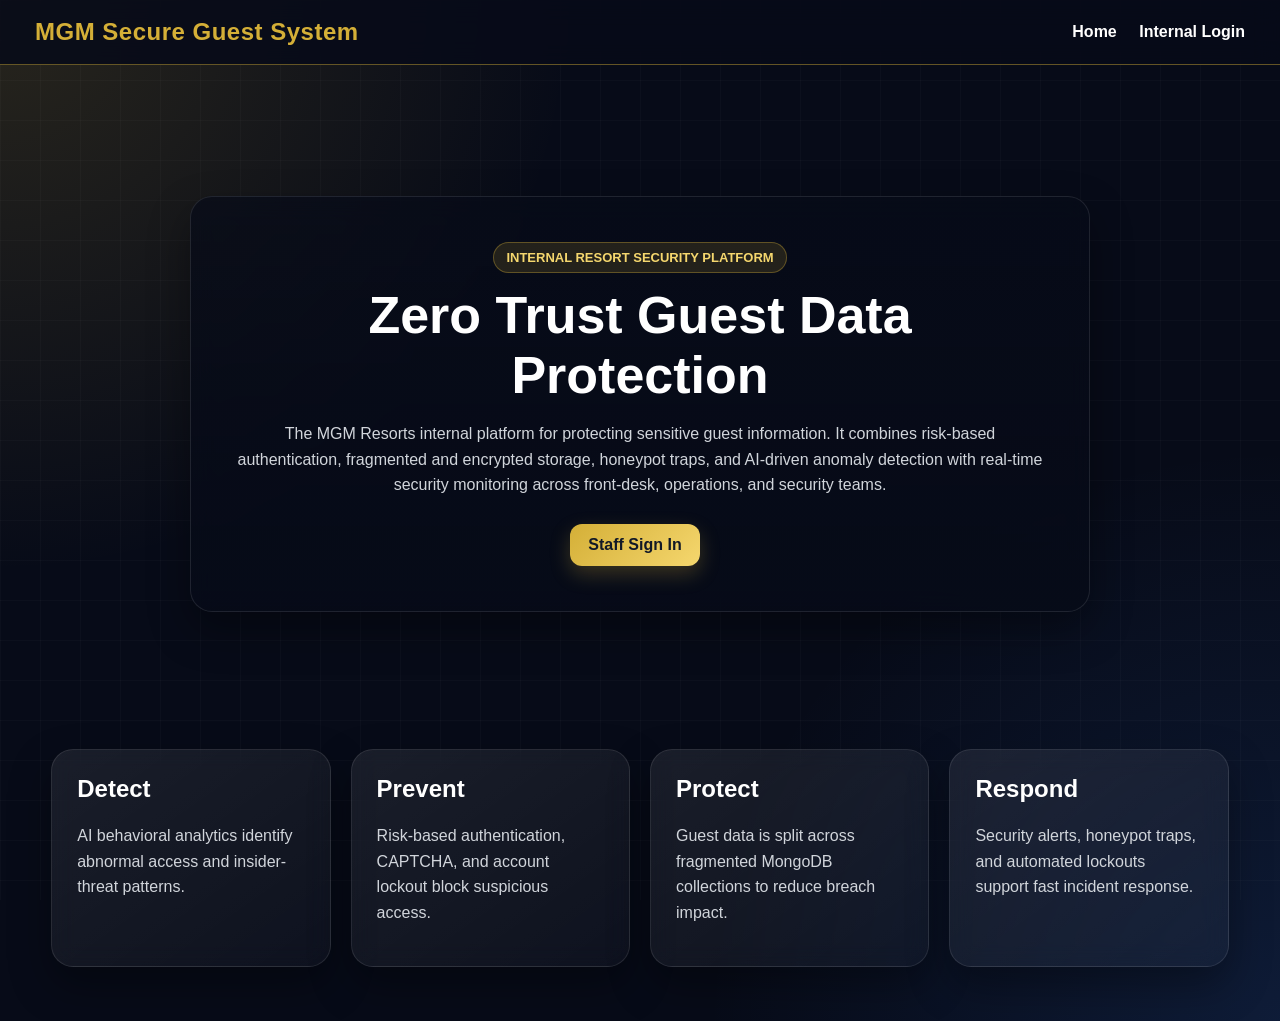
<file: templates/index.html>
<!DOCTYPE html>
<html>
<head>
<title>MGM Secure Guest System</title>
<link rel="stylesheet" href="/static/style.css">
</head>
<body>

<div class="navbar">
<div class="logo">MGM Secure Guest System</div>
<div>
<a href="/">Home</a>
<a href="/login">Internal Login</a>
</div>
</div>

<div class="container">

<div class="hero-panel">

<div class="card hero-card" style="background-image:linear-gradient(rgba(7,11,24,0.72),rgba(7,11,24,0.92)),url('https://images.unsplash.com/photo-1566073771259-6a8506099945?auto=format&fit=crop&w=1600&q=80');background-size:cover;background-position:center;">

<span class="badge">INTERNAL RESORT SECURITY PLATFORM</span>

<h1 class="hero-title">Zero Trust Guest Data Protection</h1>

<p>
The MGM Resorts internal platform for protecting sensitive guest information.
It combines risk-based authentication, fragmented and encrypted storage,
honeypot traps, and AI-driven anomaly detection with real-time security
monitoring across front-desk, operations, and security teams.
</p>

<a href="/login" class="btn">Staff Sign In</a>

</div>

</div>

<div class="grid">

<div class="card">
<h2>Detect</h2>
<p>AI behavioral analytics identify abnormal access and insider-threat patterns.</p>
</div>

<div class="card">
<h2>Prevent</h2>
<p>Risk-based authentication, CAPTCHA, and account lockout block suspicious access.</p>
</div>

<div class="card">
<h2>Protect</h2>
<p>Guest data is split across fragmented MongoDB collections to reduce breach impact.</p>
</div>

<div class="card">
<h2>Respond</h2>
<p>Security alerts, honeypot traps, and automated lockouts support fast incident response.</p>
</div>

</div>

</div>

</body>
</html>
</file>
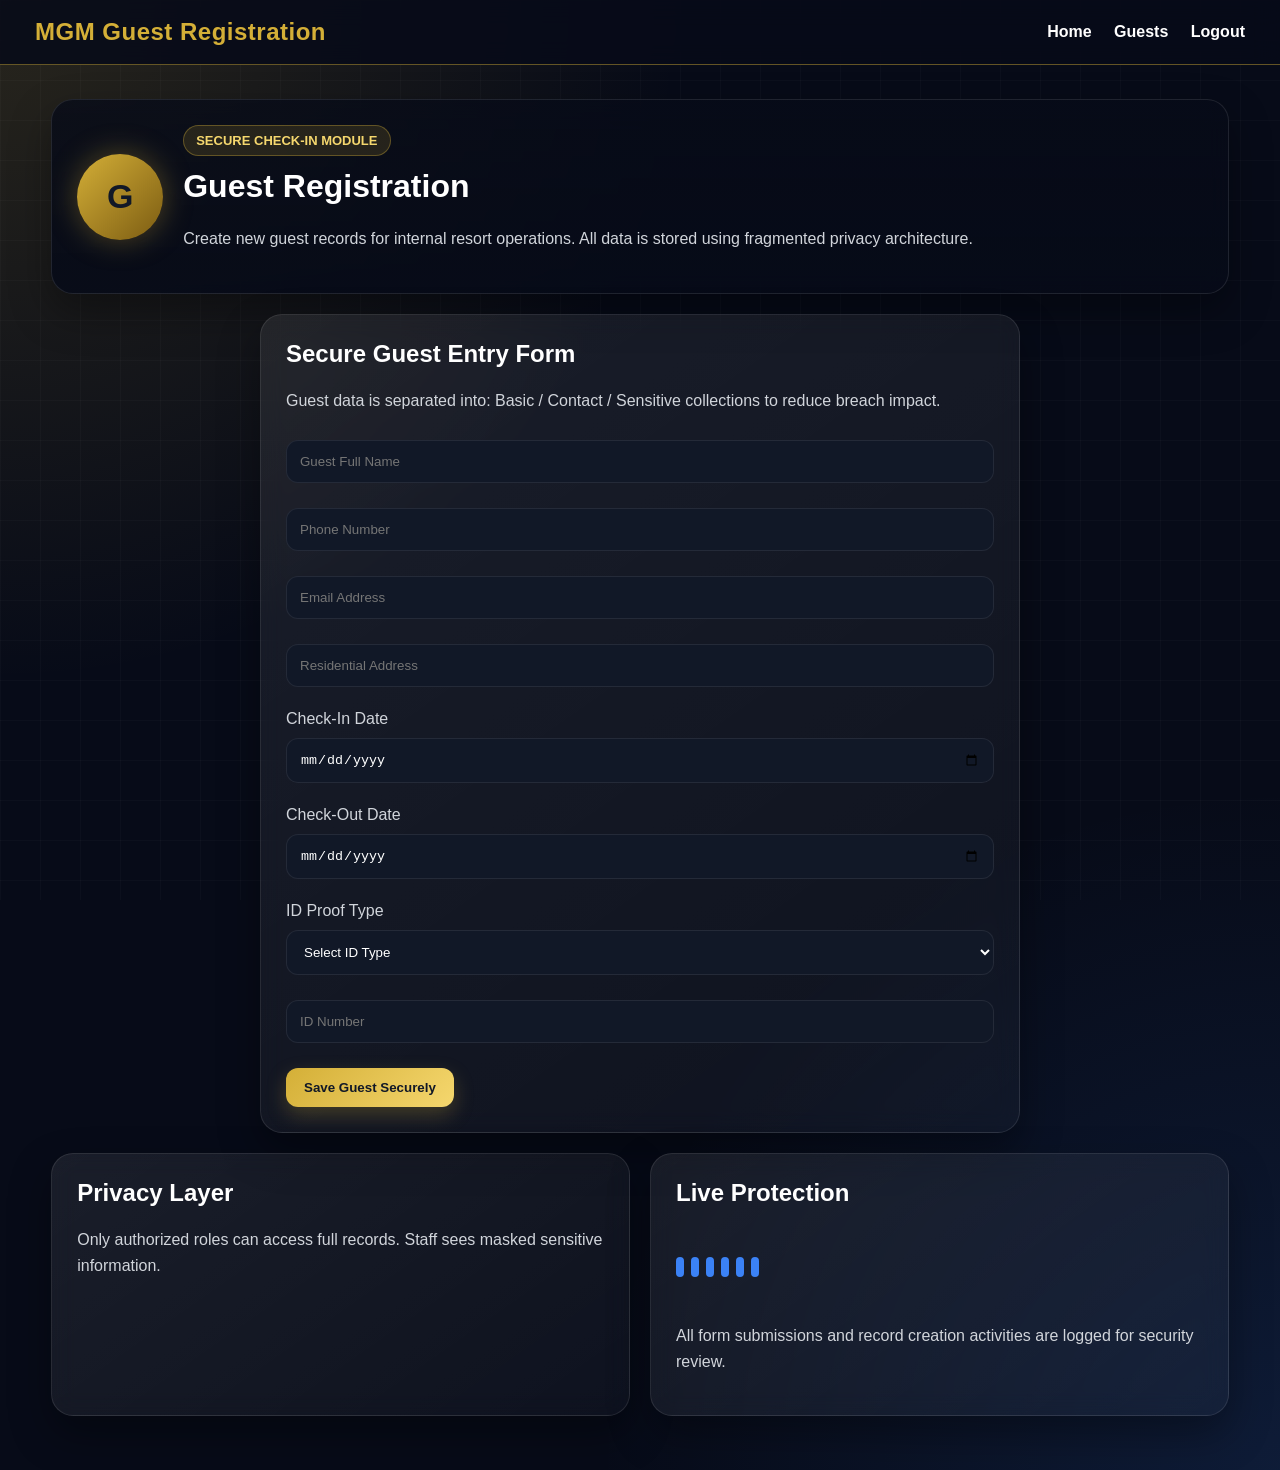
<file: templates/add_guest.html>
<!DOCTYPE html>
<html>
<head>
<title>Add Guest</title>
<link rel="stylesheet" href="/static/style.css">
</head>
<body>

<div class="navbar">
<div class="logo">MGM Guest Registration</div>
<div>
<a href="/dashboard">Home</a>
<a href="/view_guests">Guests</a>
<a href="/logout">Logout</a>
</div>
</div>

<div class="container">

<div class="card profile-card" style="background-image:linear-gradient(rgba(7,11,24,0.78),rgba(7,11,24,0.92)),url('https://images.unsplash.com/photo-1445019980597-93fa8acb246c?auto=format&fit=crop&w=1400&q=80');background-size:cover;background-position:center;">
<div class="profile-avatar">G</div>
<div>
<span class="badge">SECURE CHECK-IN MODULE</span>
<h1>Guest Registration</h1>
<p>
Create new guest records for internal resort operations.
All data is stored using fragmented privacy architecture.
</p>
</div>
</div>

<div class="card" style="max-width:760px;margin:auto;">

<h2>Secure Guest Entry Form</h2>

<p>
Guest data is separated into:
Basic / Contact / Sensitive collections to reduce breach impact.
</p>

<form method="POST">
<input type="hidden" name="csrf_token" value="{{ csrf_token() }}">

<input type="text"
name="name"
placeholder="Guest Full Name"
required>

<input type="text"
name="phone"
placeholder="Phone Number"
required>

<input type="email"
name="email"
placeholder="Email Address"
required>

<input type="text"
name="address"
placeholder="Residential Address"
required>

<label>Check-In Date</label>
<input type="date"
name="checkin"
required>

<label>Check-Out Date</label>
<input type="date"
name="checkout"
required>

<label>ID Proof Type</label>
<select name="idproof_type" required>
<option value="">Select ID Type</option>
<option value="Passport">Passport</option>
<option value="Aadhaar">Aadhaar</option>
<option value="Driving License">Driving License</option>
<option value="Voter ID">Voter ID</option>
<option value="PAN Card">PAN Card</option>
</select>

<input type="text"
name="idproof"
placeholder="ID Number"
required>

<button class="btn" type="submit">
Save Guest Securely
</button>

</form>

</div>

<div class="grid">

<div class="card">
<h2>Privacy Layer</h2>
<p>
Only authorized roles can access full records. Staff sees masked sensitive information.
</p>
</div>

<div class="card">
<h2>Live Protection</h2>
<div class="ai-wave">
<span></span><span></span><span></span><span></span><span></span><span></span>
</div>
<p>
All form submissions and record creation activities are logged for security review.
</p>
</div>

</div>

</div>

</body>
</html>
</file>
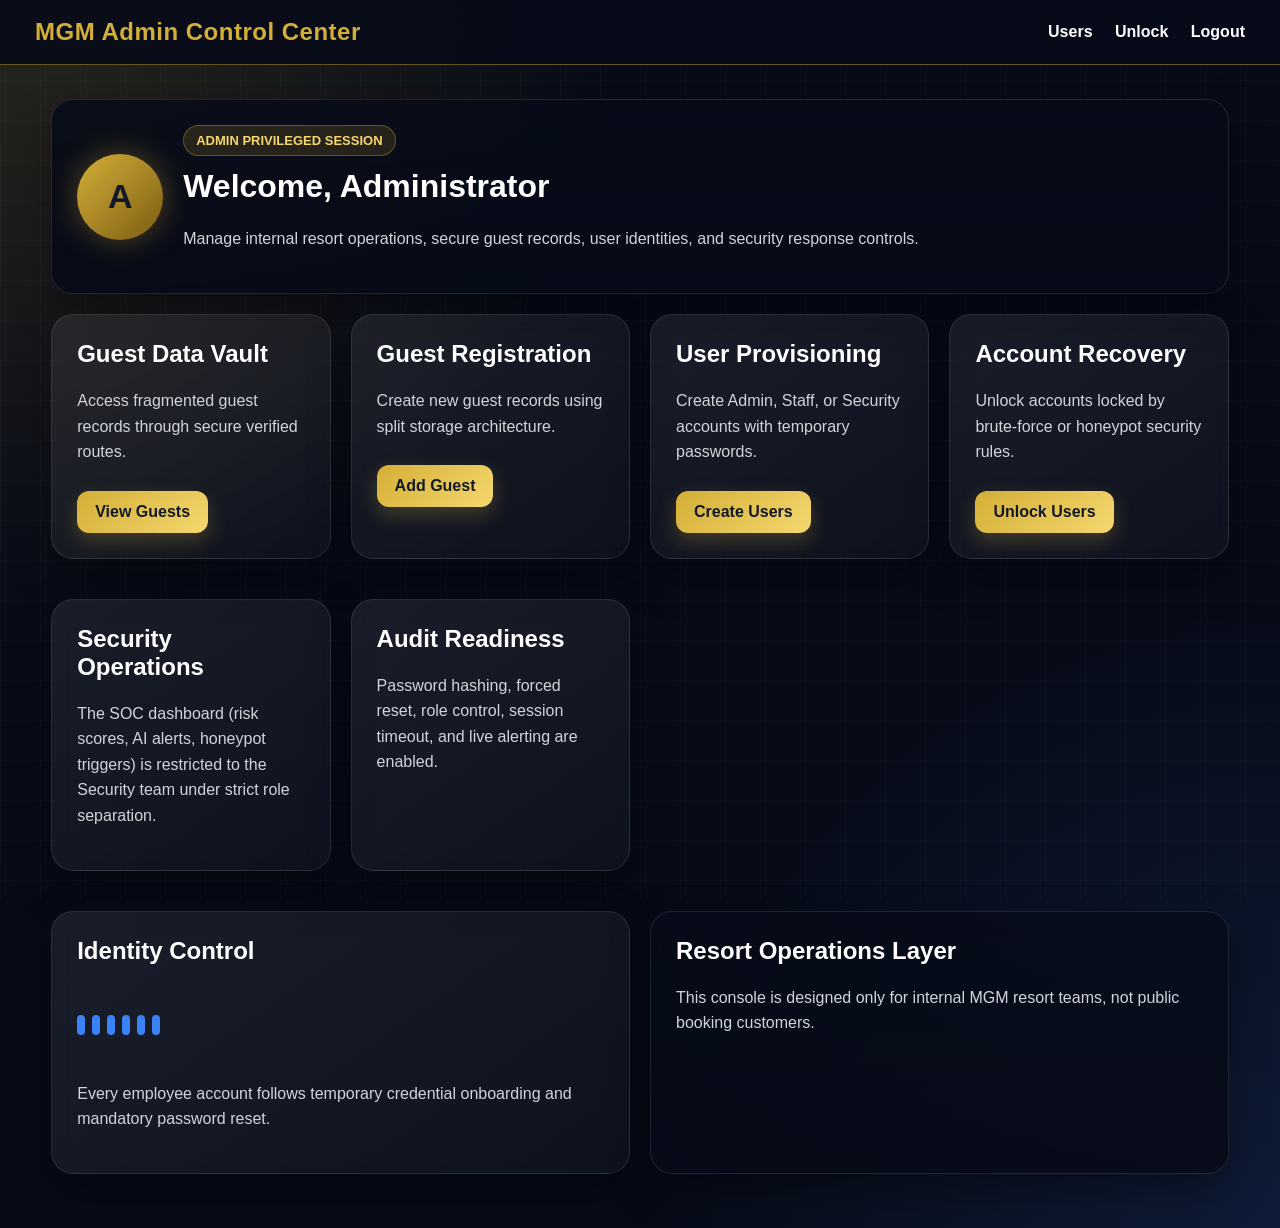
<file: templates/admin_dashboard.html>
<!DOCTYPE html>
<html>
<head>
<title>Admin Dashboard</title>
<link rel="stylesheet" href="/static/style.css">
</head>
<body>

<div class="navbar">
<div class="logo">MGM Admin Control Center</div>
<div>
<a href="/register_user">Users</a>
<a href="/unlock_user">Unlock</a>
<a href="/logout">Logout</a>
</div>
</div>

<div class="container">

<div class="card profile-card" style="background-image:linear-gradient(rgba(7,11,24,0.82),rgba(7,11,24,0.92)),url('https://images.unsplash.com/photo-1566073771259-6a8506099945?auto=format&fit=crop&w=1400&q=80');background-size:cover;background-position:center;">
<div class="profile-avatar">A</div>
<div>
<span class="badge">ADMIN PRIVILEGED SESSION</span>
<h1>Welcome, Administrator</h1>
<p>
Manage internal resort operations, secure guest records, user identities, and security response controls.
</p>
</div>
</div>

<div class="grid">

<div class="card">
<h2>Guest Data Vault</h2>
<p>Access fragmented guest records through secure verified routes.</p>
<a href="/view_guests" class="btn">View Guests</a>
</div>

<div class="card">
<h2>Guest Registration</h2>
<p>Create new guest records using split storage architecture.</p>
<a href="/add_guest" class="btn">Add Guest</a>
</div>

<div class="card">
<h2>User Provisioning</h2>
<p>Create Admin, Staff, or Security accounts with temporary passwords.</p>
<a href="/register_user" class="btn">Create Users</a>
</div>

<div class="card">
<h2>Account Recovery</h2>
<p>Unlock accounts locked by brute-force or honeypot security rules.</p>
<a href="/unlock_user" class="btn">Unlock Users</a>
</div>

<div class="card">
<h2>Security Operations</h2>
<p>The SOC dashboard (risk scores, AI alerts, honeypot triggers) is
restricted to the Security team under strict role separation.</p>
</div>

<div class="card">
<h2>Audit Readiness</h2>
<p>
Password hashing, forced reset, role control, session timeout, and live alerting are enabled.
</p>
</div>

</div>

<div class="grid">

<div class="card">
<h2>Identity Control</h2>
<div class="ai-wave">
<span></span><span></span><span></span><span></span><span></span><span></span>
</div>
<p>
Every employee account follows temporary credential onboarding and mandatory password reset.
</p>
</div>

<div class="card" style="background-image:linear-gradient(rgba(7,11,24,0.82),rgba(7,11,24,0.92)),url('https://images.unsplash.com/photo-1518005020951-eccb494ad742?auto=format&fit=crop&w=1200&q=80');background-size:cover;background-position:center;">
<h2>Resort Operations Layer</h2>
<p>
This console is designed only for internal MGM resort teams, not public booking customers.
</p>
</div>

</div>

</div>

</body>
</html>
</file>
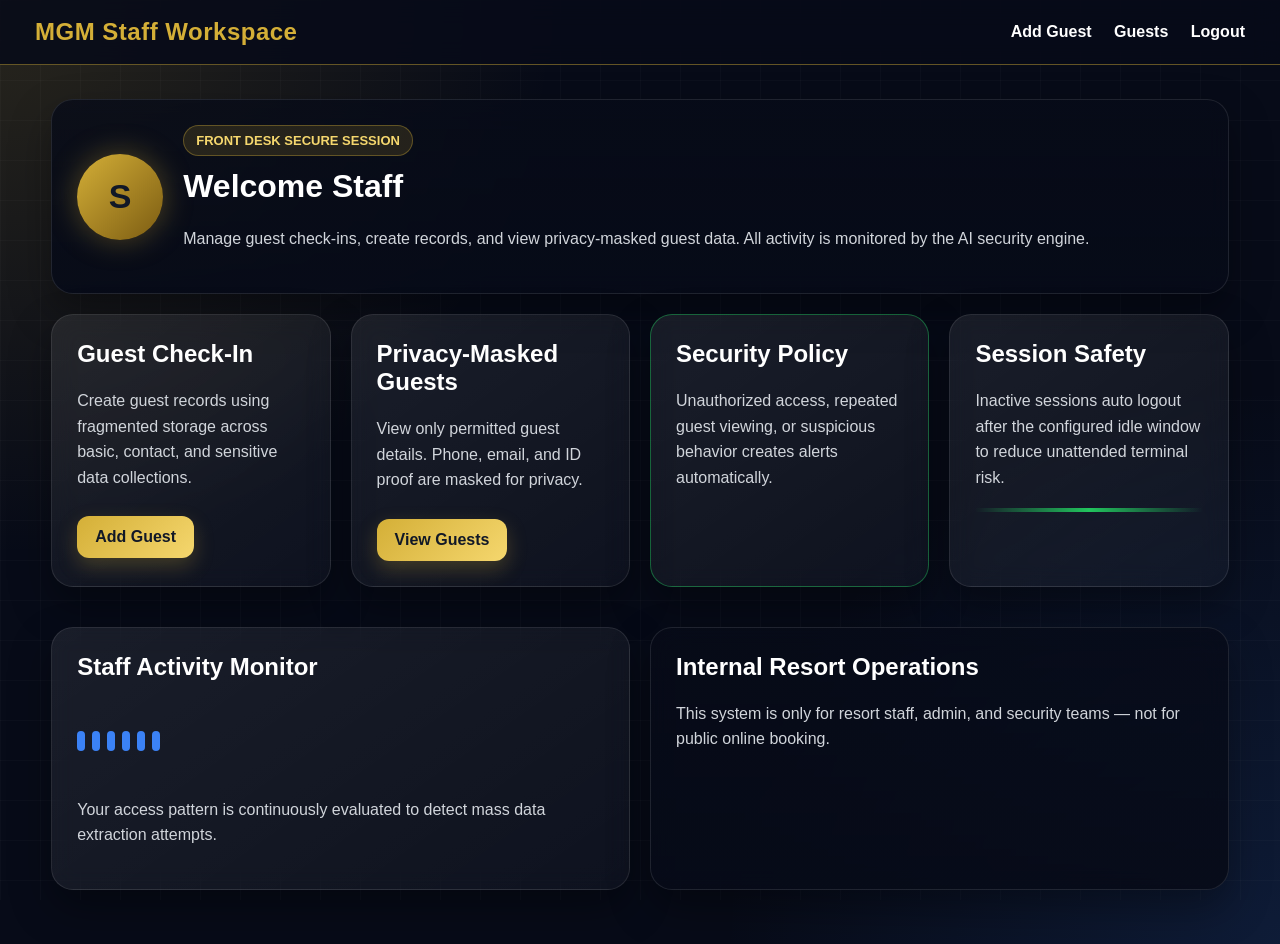
<file: templates/staff_dashboard.html>
<!DOCTYPE html>
<html>
<head>
<title>Staff Dashboard</title>
<link rel="stylesheet" href="/static/style.css">
</head>
<body>

<div class="navbar">
<div class="logo">MGM Staff Workspace</div>
<div>
<a href="/add_guest">Add Guest</a>
<a href="/view_guests">Guests</a>
<a href="/logout">Logout</a>
</div>
</div>

<div class="container">

<div class="card profile-card" style="background-image:linear-gradient(rgba(7,11,24,0.78),rgba(7,11,24,0.92)),url('https://images.unsplash.com/photo-1551882547-ff40c63fe5fa?auto=format&fit=crop&w=1400&q=80');background-size:cover;background-position:center;">
<div class="profile-avatar">S</div>
<div>
<span class="badge">FRONT DESK SECURE SESSION</span>
<h1>Welcome Staff</h1>
<p>
Manage guest check-ins, create records, and view privacy-masked guest data.
All activity is monitored by the AI security engine.
</p>
</div>
</div>

<div class="grid">

<div class="card">
<h2>Guest Check-In</h2>
<p>Create guest records using fragmented storage across basic, contact, and sensitive data collections.</p>
<a href="/add_guest" class="btn">Add Guest</a>
</div>

<div class="card">
<h2>Privacy-Masked Guests</h2>
<p>View only permitted guest details. Phone, email, and ID proof are masked for privacy.</p>
<a href="/view_guests" class="btn">View Guests</a>
</div>

<div class="card risk-safe">
<h2>Security Policy</h2>
<p>
Unauthorized access, repeated guest viewing, or suspicious behavior creates alerts automatically.
</p>
</div>

<div class="card">
<h2>Session Safety</h2>
<p>
Inactive sessions auto logout after the configured idle window to reduce unattended terminal risk.
</p>
<div class="scan-line"></div>
</div>

</div>

<div class="grid">

<div class="card">
<h2>Staff Activity Monitor</h2>
<div class="ai-wave">
<span></span><span></span><span></span><span></span><span></span><span></span>
</div>
<p>
Your access pattern is continuously evaluated to detect mass data extraction attempts.
</p>
</div>

<div class="card" style="background-image:linear-gradient(rgba(7,11,24,0.78),rgba(7,11,24,0.92)),url('https://images.unsplash.com/photo-1564501049412-61c2a3083791?auto=format&fit=crop&w=1200&q=80');background-size:cover;background-position:center;">
<h2>Internal Resort Operations</h2>
<p>
This system is only for resort staff, admin, and security teams — not for public online booking.
</p>
</div>

</div>

</div>

</body>
</html>
</file>
<file: static/style.css>
*{
    box-sizing:border-box;
}

body{
    margin:0;
    padding:0;
    font-family:Arial, Helvetica, sans-serif;
    background:
        radial-gradient(circle at top left, rgba(212,175,55,0.16), transparent 35%),
        radial-gradient(circle at bottom right, rgba(59,130,246,0.14), transparent 35%),
        #070b18;
    color:white;
    min-height:100vh;
}

body::before{
    content:"";
    position:fixed;
    inset:0;
    background-image:
        linear-gradient(rgba(255,255,255,0.025) 1px, transparent 1px),
        linear-gradient(90deg, rgba(255,255,255,0.025) 1px, transparent 1px);
    background-size:40px 40px;
    pointer-events:none;
    z-index:-1;
}

.navbar{
    display:flex;
    justify-content:space-between;
    align-items:center;
    padding:18px 35px;
    background:rgba(7,11,24,0.88);
    border-bottom:1px solid rgba(212,175,55,0.45);
    backdrop-filter:blur(14px);
    position:sticky;
    top:0;
    z-index:10;
}

.logo{
    font-size:24px;
    font-weight:bold;
    color:#d4af37;
    letter-spacing:0.5px;
}

.navbar a{
    color:white;
    text-decoration:none;
    margin-left:18px;
    font-weight:bold;
    position:relative;
}

.navbar a::after{
    content:"";
    position:absolute;
    left:0;
    bottom:-6px;
    width:0;
    height:2px;
    background:#d4af37;
    transition:0.3s;
}

.navbar a:hover{
    color:#d4af37;
}

.navbar a:hover::after{
    width:100%;
}

.container{
    width:92%;
    margin:auto;
    padding:34px 0;
    animation:fadeUp 0.7s ease;
}

.grid{
    display:grid;
    grid-template-columns:repeat(auto-fit,minmax(260px,1fr));
    gap:20px;
    margin-top:20px;
}

.card{
    background:linear-gradient(145deg, rgba(255,255,255,0.08), rgba(255,255,255,0.03));
    border:1px solid rgba(255,255,255,0.10);
    border-radius:22px;
    padding:25px;
    margin-bottom:20px;
    box-shadow:0 18px 40px rgba(0,0,0,0.35);
    backdrop-filter:blur(12px);
    transition:0.35s ease;
    position:relative;
    overflow:hidden;
}

.card::before{
    content:"";
    position:absolute;
    inset:0;
    background:linear-gradient(120deg, transparent, rgba(212,175,55,0.08), transparent);
    transform:translateX(-120%);
    transition:0.6s;
}

.card:hover{
    transform:translateY(-6px);
    border-color:rgba(212,175,55,0.55);
    box-shadow:0 22px 50px rgba(212,175,55,0.12);
}

.card:hover::before{
    transform:translateX(120%);
}

.card h1,
.card h2,
.card h3{
    margin-top:0;
    color:#ffffff;
}

.btn{
    display:inline-block;
    background:linear-gradient(135deg,#d4af37,#f5d76e);
    color:#111827;
    padding:12px 18px;
    border:none;
    border-radius:12px;
    text-decoration:none;
    font-weight:bold;
    cursor:pointer;
    margin-top:10px;
    margin-right:10px;
    transition:0.25s;
    box-shadow:0 8px 20px rgba(212,175,55,0.25);
}

.btn:hover{
    transform:translateY(-3px) scale(1.02);
    box-shadow:0 12px 28px rgba(212,175,55,0.35);
}

input, select{
    width:100%;
    padding:13px;
    margin-top:10px;
    margin-bottom:15px;
    border-radius:12px;
    border:1px solid rgba(255,255,255,0.08);
    outline:none;
    background:#111827;
    color:white;
    transition:0.25s;
}

input:focus, select:focus{
    border-color:#d4af37;
    box-shadow:0 0 0 3px rgba(212,175,55,0.15);
}

label{
    display:block;
    margin-top:8px;
    color:#d1d5db;
}

table{
    width:100%;
    border-collapse:collapse;
    margin-top:15px;
    overflow:hidden;
    border-radius:14px;
}

table th{
    background:#111827;
    color:#d4af37;
    padding:13px;
    text-align:left;
}

table td{
    padding:13px;
    border-bottom:1px solid rgba(255,255,255,0.08);
}

table tr{
    transition:0.25s;
}

table tr:hover{
    background:rgba(212,175,55,0.06);
}

.alert{
    color:#ff5c5c;
    font-weight:bold;
    text-shadow:0 0 10px rgba(255,92,92,0.25);
}

.success{
    color:#22c55e;
    font-weight:bold;
}

p{
    color:#d1d5db;
    line-height:1.6;
}

/* Hero / premium panels */
.hero-panel{
    min-height:70vh;
    display:flex;
    align-items:center;
    justify-content:center;
    text-align:center;
}

.hero-card{
    max-width:900px;
    padding:45px;
}

.hero-title{
    font-size:52px;
    color:#d4af37;
    margin-bottom:16px;
}

.badge{
    display:inline-block;
    padding:7px 12px;
    border-radius:999px;
    background:rgba(212,175,55,0.14);
    color:#f5d76e;
    border:1px solid rgba(212,175,55,0.35);
    font-size:13px;
    font-weight:bold;
    margin-bottom:12px;
}

/* Admin profile */
.profile-card{
    display:flex;
    gap:20px;
    align-items:center;
}

.profile-avatar{
    width:86px;
    height:86px;
    border-radius:50%;
    display:grid;
    place-items:center;
    background:linear-gradient(135deg,#d4af37,#7c5c12);
    color:#111827;
    font-size:34px;
    font-weight:bold;
    box-shadow:0 0 30px rgba(212,175,55,0.35);
}

/* Security dashboard animations */
.soc-banner{
    display:grid;
    grid-template-columns:1fr 280px;
    gap:20px;
    align-items:center;
}

.threat-orb{
    width:190px;
    height:190px;
    border-radius:50%;
    margin:auto;
    background:
        radial-gradient(circle, rgba(34,197,94,0.95) 0 10%, rgba(34,197,94,0.2) 18%, transparent 35%),
        conic-gradient(from 0deg,#22c55e,#d4af37,#ef4444,#22c55e);
    animation:spin 4s linear infinite, pulse 2s ease-in-out infinite;
    display:grid;
    place-items:center;
    box-shadow:0 0 45px rgba(34,197,94,0.35);
}

.threat-orb span{
    width:120px;
    height:120px;
    border-radius:50%;
    background:#070b18;
    display:grid;
    place-items:center;
    color:#d4af37;
    font-weight:bold;
    text-align:center;
}

.scan-line{
    height:4px;
    width:100%;
    background:linear-gradient(90deg, transparent, #22c55e, transparent);
    animation:scan 2s infinite;
    margin-top:18px;
    border-radius:10px;
}

.honeypot-box{
    position:relative;
    min-height:180px;
    display:grid;
    place-items:center;
}

.trap-core{
    width:120px;
    height:120px;
    border-radius:24px;
    background:linear-gradient(145deg, rgba(212,175,55,0.9), rgba(239,68,68,0.9));
    display:grid;
    place-items:center;
    color:#111827;
    font-weight:bold;
    animation:trapPulse 1.6s infinite;
}

.trap-ring{
    position:absolute;
    width:170px;
    height:170px;
    border:2px dashed rgba(212,175,55,0.65);
    border-radius:50%;
    animation:spin 8s linear infinite;
}

.ai-wave{
    height:80px;
    display:flex;
    align-items:center;
    gap:7px;
}

.ai-wave span{
    width:8px;
    height:20px;
    background:#3b82f6;
    border-radius:20px;
    animation:wave 1s infinite ease-in-out;
}

.ai-wave span:nth-child(2){animation-delay:0.1s;}
.ai-wave span:nth-child(3){animation-delay:0.2s;}
.ai-wave span:nth-child(4){animation-delay:0.3s;}
.ai-wave span:nth-child(5){animation-delay:0.4s;}
.ai-wave span:nth-child(6){animation-delay:0.5s;}

.metric{
    font-size:42px;
    margin:8px 0;
}

.risk-critical{
    border-color:rgba(239,68,68,0.55);
    box-shadow:0 18px 45px rgba(239,68,68,0.12);
}

.risk-high{
    border-color:rgba(245,158,11,0.55);
}

.risk-safe{
    border-color:rgba(34,197,94,0.45);
}

@keyframes fadeUp{
    from{
        opacity:0;
        transform:translateY(18px);
    }
    to{
        opacity:1;
        transform:translateY(0);
    }
}

@keyframes spin{
    to{
        transform:rotate(360deg);
    }
}

@keyframes pulse{
    0%,100%{
        filter:brightness(1);
        transform:scale(1);
    }
    50%{
        filter:brightness(1.25);
        transform:scale(1.04);
    }
}

@keyframes scan{
    0%{
        transform:translateX(-60%);
        opacity:0;
    }
    50%{
        opacity:1;
    }
    100%{
        transform:translateX(60%);
        opacity:0;
    }
}

@keyframes trapPulse{
    0%,100%{
        transform:scale(1);
        box-shadow:0 0 20px rgba(239,68,68,0.25);
    }
    50%{
        transform:scale(1.08);
        box-shadow:0 0 35px rgba(239,68,68,0.45);
    }
}

@keyframes wave{
    0%,100%{
        height:18px;
        background:#3b82f6;
    }
    50%{
        height:65px;
        background:#d4af37;
    }
}

@media(max-width:768px){
    .navbar{
        flex-direction:column;
        gap:10px;
    }

    .container{
        width:95%;
    }

    .card{
        padding:18px;
    }

    .hero-title{
        font-size:36px;
    }

    .soc-banner{
        grid-template-columns:1fr;
    }

    .profile-card{
        flex-direction:column;
        text-align:center;
    }
}
</file>
